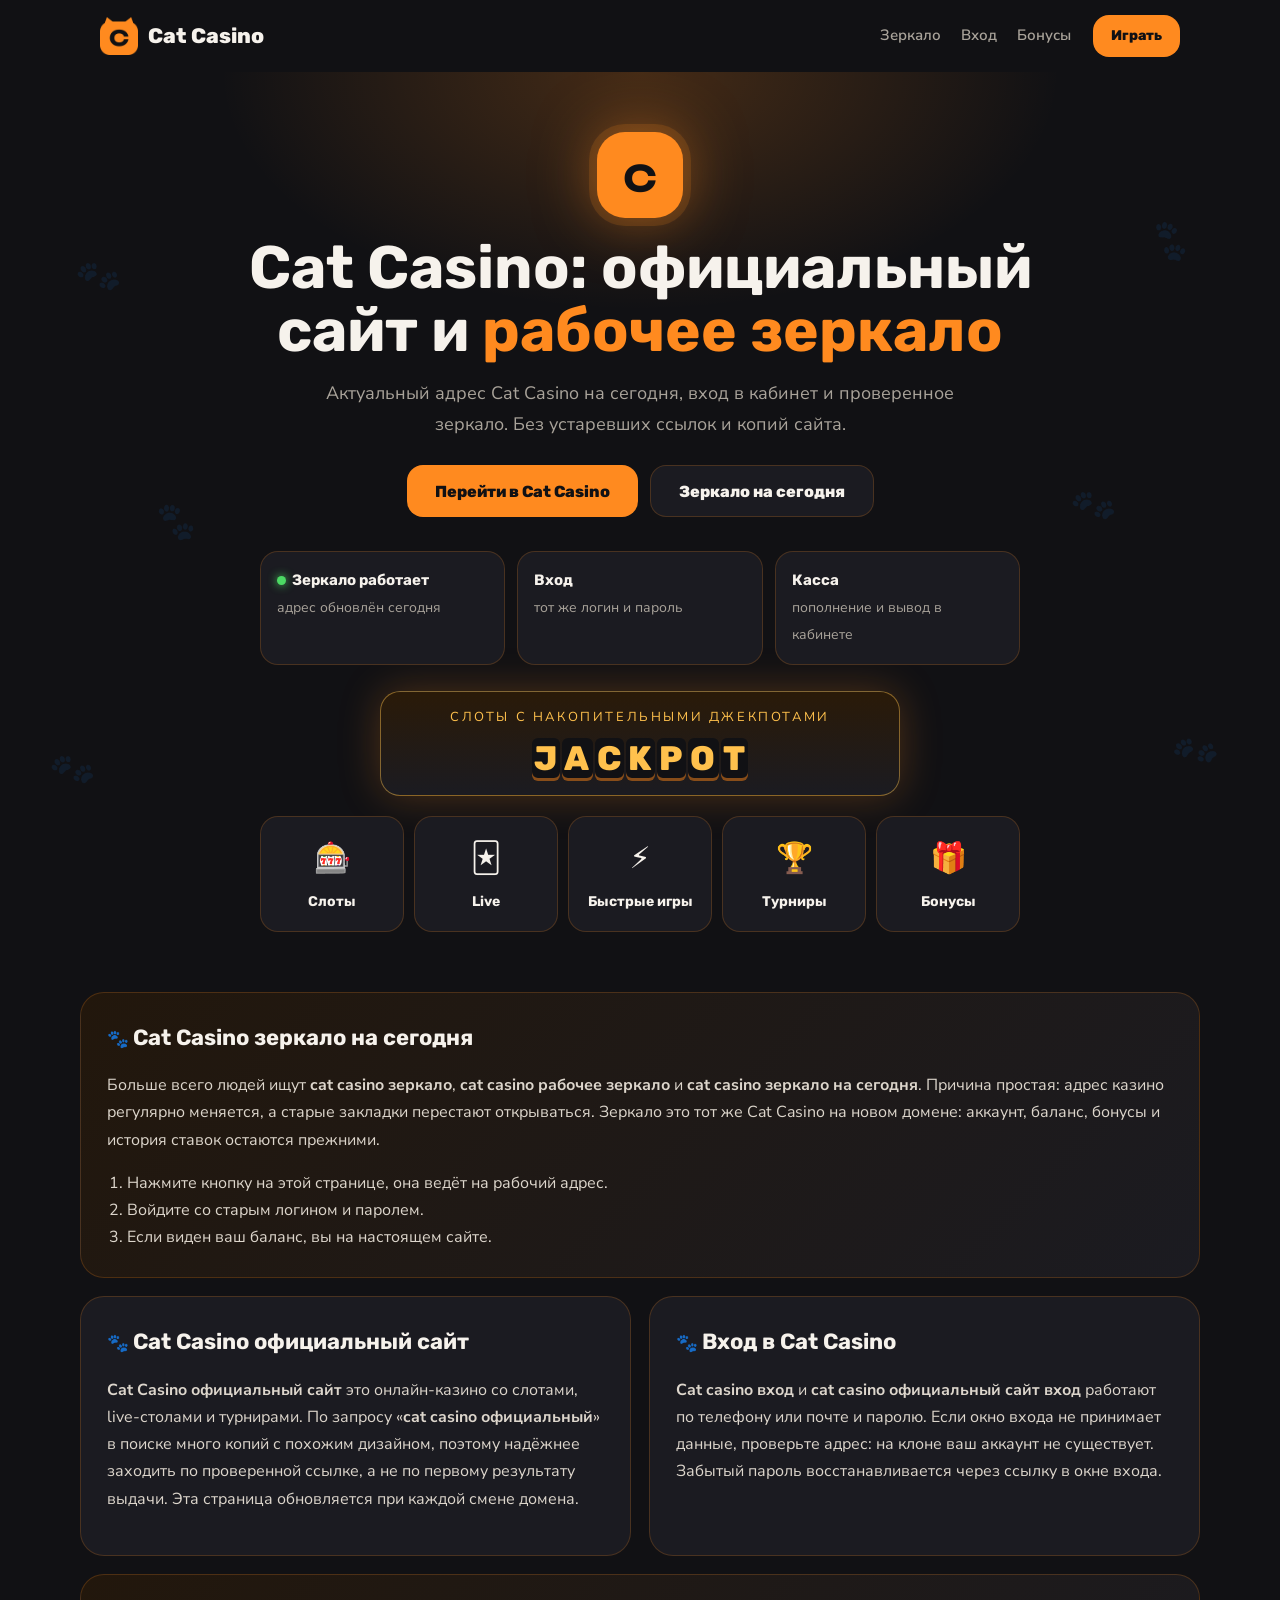
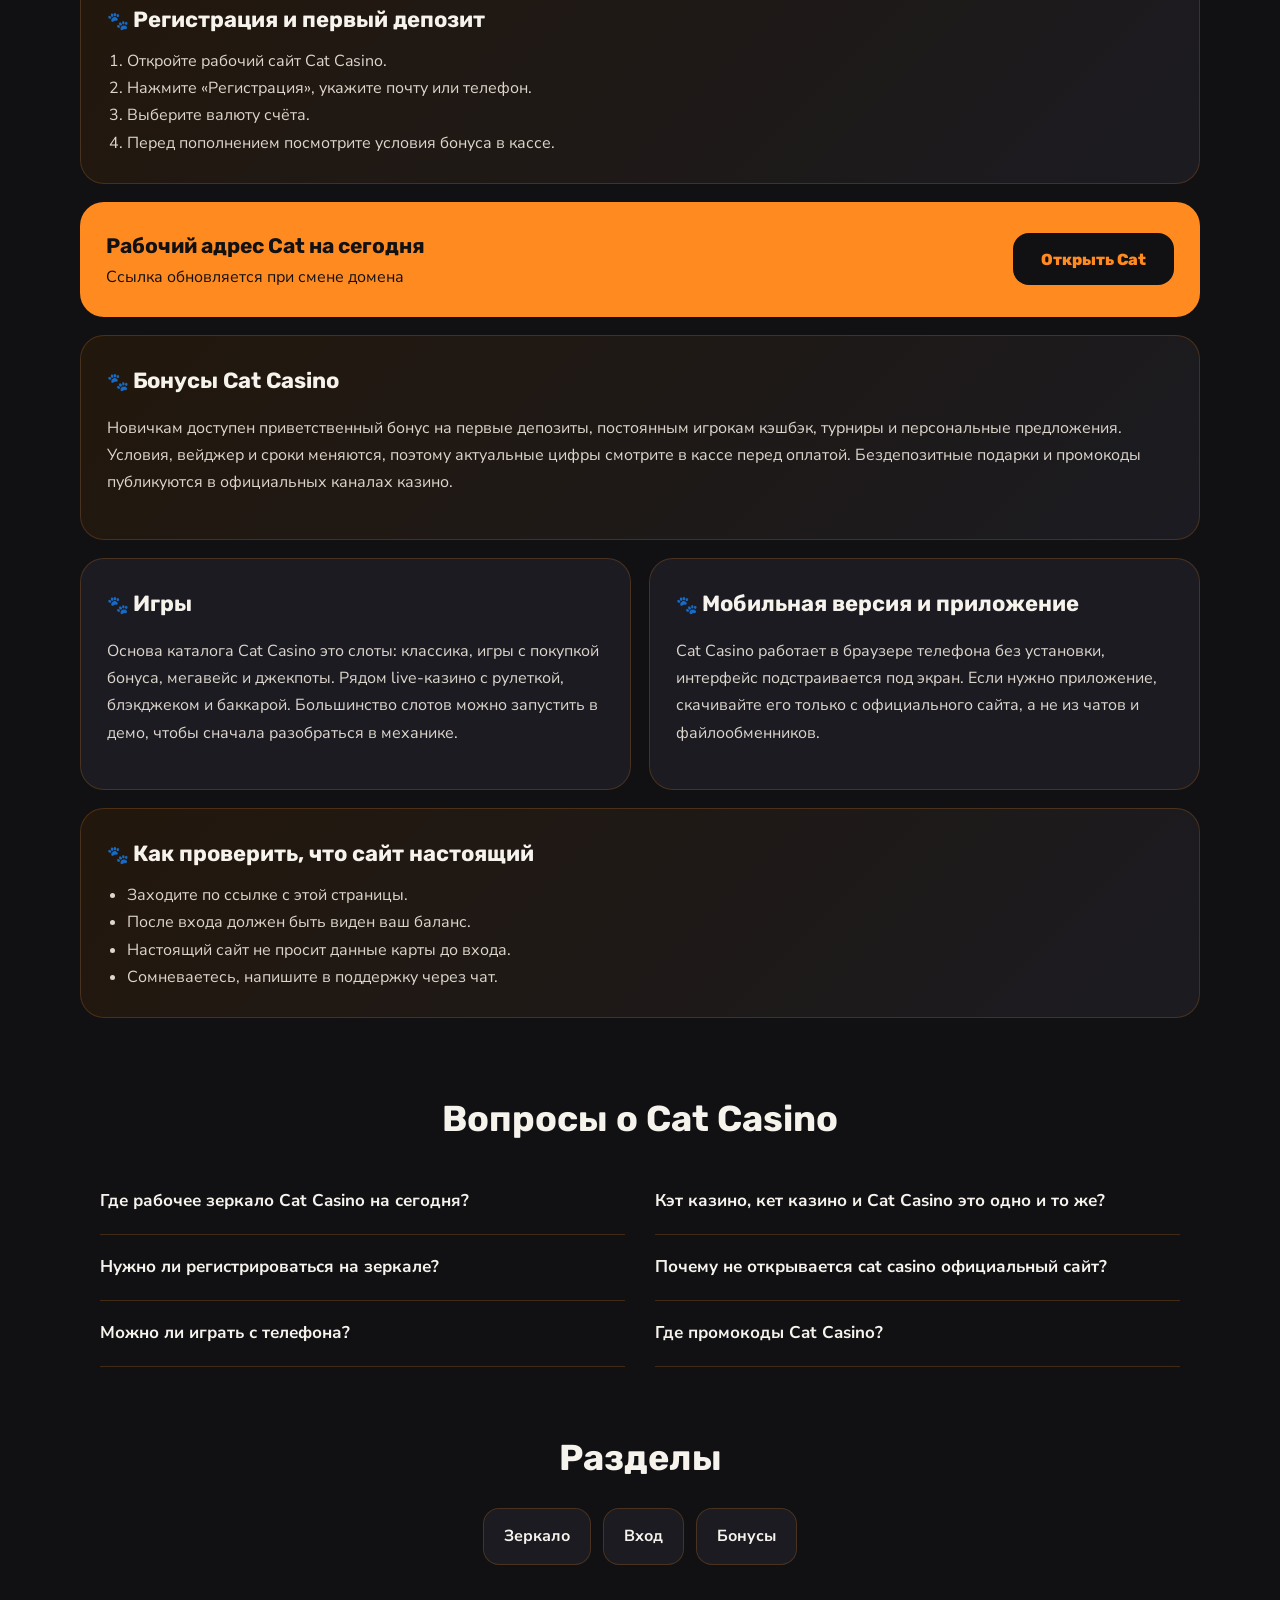
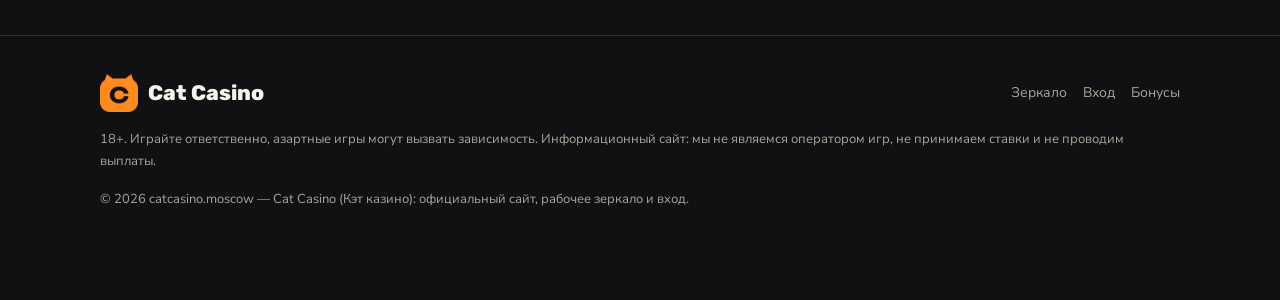
<file: index.html>
<!DOCTYPE html>
<html lang="ru">
<head>
<meta charset="utf-8" />
<meta name="viewport" content="width=device-width, initial-scale=1" />
<title>Cat Casino официальный сайт — рабочее зеркало Cat казино на сегодня и вход</title>
<meta name="description" content="Cat Casino: официальный сайт и рабочее зеркало на сегодня, вход в личный кабинет, регистрация, бонусы и мобильная версия. Как найти рабочий сайт без клонов. 18+." />
<meta name="keywords" content="cat casino, cat casino официальный сайт, cat casino зеркало, cat casino рабочее зеркало, cat casino зеркало на сегодня, cat casino вход, кэт казино" />
<meta name="robots" content="index, follow, max-image-preview:large" />
<meta name="theme-color" content="#111114" />
<meta name="yandex-verification" content="b82586fcc237e4df" />
<link rel="canonical" href="https://catcasino.moscow/" />
<meta property="og:type" content="website" />
<meta property="og:site_name" content="Cat Casino" />
<meta property="og:title" content="Cat Casino официальный сайт — рабочее зеркало Cat казино на сегодня и вход" />
<meta property="og:description" content="Cat Casino: официальный сайт и рабочее зеркало на сегодня, вход в личный кабинет, регистрация, бонусы и мобильная версия. Как найти рабочий сайт без клонов. 18+." />
<meta property="og:url" content="https://catcasino.moscow/" />
<meta property="og:image" content="https://catcasino.moscow/assets/og.png" />
<meta property="og:locale" content="ru_RU" />
<link rel="icon" href="/favicon.ico" sizes="any" />
<link rel="apple-touch-icon" href="/assets/icon-180.png" />
<link rel="preconnect" href="https://fonts.googleapis.com" />
<link rel="preconnect" href="https://fonts.gstatic.com" crossorigin />
<link rel="stylesheet" href="https://fonts.googleapis.com/css2?family=Rubik:wght@500;700;800&family=Nunito+Sans:wght@400;600;700&display=swap" />
<link rel="stylesheet" href="/assets/site.css?v=1" />
<script type="application/ld+json">{"@context": "https://schema.org", "@graph": [{"@type": "Organization", "@id": "https://catcasino.moscow/#org", "name": "Cat Casino", "alternateName": ["Cat", "Кэт казино", "Кет казино", "Cat казино"], "url": "https://catcasino.moscow/", "logo": {"@type": "ImageObject", "url": "https://catcasino.moscow/assets/icon-180.png"}}, {"@type": "WebSite", "@id": "https://catcasino.moscow/#website", "url": "https://catcasino.moscow/", "name": "Cat Casino", "inLanguage": "ru-RU", "publisher": {"@id": "https://catcasino.moscow/#org"}}, {"@type": "FAQPage", "@id": "https://catcasino.moscow/#faq", "mainEntity": [{"@type": "Question", "name": "Где рабочее зеркало Cat Casino на сегодня?", "acceptedAnswer": {"@type": "Answer", "text": "Кнопка на этой странице ведёт на актуальный адрес. Ссылка меняется вместе с доменом казино."}}, {"@type": "Question", "name": "Кэт казино, кет казино и Cat Casino это одно и то же?", "acceptedAnswer": {"@type": "Answer", "text": "Да. Так название пишут по-русски: «кэт казино», «кет казино». Это одно и то же казино Cat."}}, {"@type": "Question", "name": "Нужно ли регистрироваться на зеркале?", "acceptedAnswer": {"@type": "Answer", "text": "Нет, логин, пароль и баланс общие для всех адресов."}}, {"@type": "Question", "name": "Почему не открывается cat casino официальный сайт?", "acceptedAnswer": {"@type": "Answer", "text": "Старый домен заблокирован или перенесён. Откройте рабочее зеркало."}}, {"@type": "Question", "name": "Можно ли играть с телефона?", "acceptedAnswer": {"@type": "Answer", "text": "Да, мобильная версия работает в браузере без установки."}}, {"@type": "Question", "name": "Где промокоды Cat Casino?", "acceptedAnswer": {"@type": "Answer", "text": "В официальных каналах казино и в разделе бонусов кабинета."}}]}]}</script>
<!-- Yandex.Metrika counter --><script type="text/javascript">(function(m,e,t,r,i,k,a){m[i]=m[i]||function(){(m[i].a=m[i].a||[]).push(arguments)};m[i].l=1*new Date();for(var j=0;j<document.scripts.length;j++){if(document.scripts[j].src===r){return;}}k=e.createElement(t),a=e.getElementsByTagName(t)[0],k.async=1,k.src=r,a.parentNode.insertBefore(k,a)})(window,document,"script","https://mc.yandex.ru/metrika/tag.js?id=114076692","ym");ym(114076692,"init",{ssr:true,webvisor:false,clickmap:true,ecommerce:"dataLayer",accurateTrackBounce:true,trackLinks:true});</script><noscript><div><img src="https://mc.yandex.ru/watch/114076692" style="position:absolute;left:-9999px;" alt=""></div></noscript><!-- /Yandex.Metrika counter -->
</head>
<body class="cat">
<header class="top"><div class="wrap top__in">
<a class="logo" href="/" aria-label="Cat Casino — на главную"><img src="/assets/icon-180.png" alt="" width="38" height="38" />Cat Casino</a>
<nav class="nav" aria-label="Меню"><a href="/zerkalo/">Зеркало</a><a href="/vhod/">Вход</a><a href="/bonusy/">Бонусы</a></nav>
<a class="btn btn--main btn--sm" href="https://joyspin757.space/09UwJq" target="_blank" rel="nofollow noopener">Играть</a>
</div></header>
<main><section class="hero"><div class="wrap"><div class="paw"><img src="/assets/mark.png" alt="Cat Casino — знак" width="64" height="64" /></div>
<h1>Cat Casino: официальный сайт и <span>рабочее зеркало</span></h1><p>Актуальный адрес Cat Casino на сегодня, вход в кабинет и проверенное зеркало. Без устаревших ссылок и копий сайта.</p><div class="hero__b"><a class="btn btn--main" href="https://joyspin757.space/09UwJq" target="_blank" rel="nofollow noopener">Перейти в Cat Casino</a><a class="btn btn--line" href="/zerkalo/">Зеркало на сегодня</a></div>
<div class="status"><div><b><i></i>Зеркало работает</b><span>адрес обновлён сегодня</span></div><div><b>Вход</b><span>тот же логин и пароль</span></div><div><b>Касса</b><span>пополнение и вывод в кабинете</span></div></div>
<div class="jack" aria-hidden="true"><span>Слоты с накопительными джекпотами</span><b><em>J</em><em>A</em><em>C</em><em>K</em><em>P</em><em>O</em><em>T</em></b></div>
<div class="cats"><a class="cg" href="/vhod/"><i>🎰</i><b>Слоты</b></a><a class="cg" href="/vhod/"><i>🃏</i><b>Live</b></a><a class="cg" href="/vhod/"><i>⚡</i><b>Быстрые игры</b></a><a class="cg" href="/bonusy/"><i>🏆</i><b>Турниры</b></a><a class="cg" href="/bonusy/"><i>🎁</i><b>Бонусы</b></a></div></div>
<div class="paws" aria-hidden="true"><i>🐾</i><i>🐾</i><i>🐾</i><i>🐾</i><i>🐾</i><i>🐾</i></div></section>
<div class="wrap grid2"><div class="box box--wide"><h2 id="s62222">Cat Casino зеркало на сегодня</h2><p>Больше всего людей ищут <strong>cat casino зеркало</strong>, <strong>cat casino рабочее зеркало</strong> и <strong>cat casino зеркало на сегодня</strong>. Причина простая: адрес казино регулярно меняется, а старые закладки перестают открываться. Зеркало это тот же Cat Casino на новом домене: аккаунт, баланс, бонусы и история ставок остаются прежними.</p><ol><li>Нажмите кнопку на этой странице, она ведёт на рабочий адрес.</li><li>Войдите со старым логином и паролем.</li><li>Если виден ваш баланс, вы на настоящем сайте.</li></ol></div><div class="box"><h2 id="s20176">Cat Casino официальный сайт</h2><p><strong>Cat Casino официальный сайт</strong> это онлайн-казино со слотами, live-столами и турнирами. По запросу «<strong>cat casino официальный</strong>» в поиске много копий с похожим дизайном, поэтому надёжнее заходить по проверенной ссылке, а не по первому результату выдачи. Эта страница обновляется при каждой смене домена.</p></div><div class="box"><h2 id="s29436">Вход в Cat Casino</h2><p><strong>Cat casino вход</strong> и <strong>cat casino официальный сайт вход</strong> работают по телефону или почте и паролю. Если окно входа не принимает данные, проверьте адрес: на клоне ваш аккаунт не существует. Забытый пароль восстанавливается через ссылку в окне входа.</p></div><div class="box box--wide"><h2 id="s90536">Регистрация и первый депозит</h2><ol><li>Откройте рабочий сайт Cat Casino.</li><li>Нажмите «Регистрация», укажите почту или телефон.</li><li>Выберите валюту счёта.</li><li>Перед пополнением посмотрите условия бонуса в кассе.</li></ol></div><div class="cta"><div><b>Рабочий адрес Cat на сегодня</b><br><span>Ссылка обновляется при смене домена</span></div><a class="btn btn--main" href="https://joyspin757.space/09UwJq" target="_blank" rel="nofollow noopener">Открыть Cat</a></div><div class="box box--wide"><h2 id="s34913">Бонусы Cat Casino</h2><p>Новичкам доступен приветственный бонус на первые депозиты, постоянным игрокам кэшбэк, турниры и персональные предложения. Условия, вейджер и сроки меняются, поэтому актуальные цифры смотрите в кассе перед оплатой. Бездепозитные подарки и промокоды публикуются в официальных каналах казино.</p></div><div class="box"><h2 id="s10858">Игры</h2><p>Основа каталога Cat Casino это слоты: классика, игры с покупкой бонуса, мегавейс и джекпоты. Рядом live-казино с рулеткой, блэкджеком и баккарой. Большинство слотов можно запустить в демо, чтобы сначала разобраться в механике.</p></div><div class="box"><h2 id="s22805">Мобильная версия и приложение</h2><p>Cat Casino работает в браузере телефона без установки, интерфейс подстраивается под экран. Если нужно приложение, скачивайте его только с официального сайта, а не из чатов и файлообменников.</p></div><div class="box box--wide"><h2 id="s29516">Как проверить, что сайт настоящий</h2><ul><li>Заходите по ссылке с этой страницы.</li><li>После входа должен быть виден ваш баланс.</li><li>Настоящий сайт не просит данные карты до входа.</li><li>Сомневаетесь, напишите в поддержку через чат.</li></ul></div></div>
<section class="sec" id="faq"><div class="wrap"><h2 class="t">Вопросы о Cat Casino</h2><div class="faq"><details><summary>Где рабочее зеркало Cat Casino на сегодня?</summary><p>Кнопка на этой странице ведёт на актуальный адрес. Ссылка меняется вместе с доменом казино.</p></details><details><summary>Кэт казино, кет казино и Cat Casino это одно и то же?</summary><p>Да. Так название пишут по-русски: «кэт казино», «кет казино». Это одно и то же казино Cat.</p></details><details><summary>Нужно ли регистрироваться на зеркале?</summary><p>Нет, логин, пароль и баланс общие для всех адресов.</p></details><details><summary>Почему не открывается cat casino официальный сайт?</summary><p>Старый домен заблокирован или перенесён. Откройте рабочее зеркало.</p></details><details><summary>Можно ли играть с телефона?</summary><p>Да, мобильная версия работает в браузере без установки.</p></details><details><summary>Где промокоды Cat Casino?</summary><p>В официальных каналах казино и в разделе бонусов кабинета.</p></details></div></div></section>
<section class="sec"><div class="wrap"><h2 class="t">Разделы</h2><div class="hub"><a href="/zerkalo/"><b>Зеркало</b><span>Cat Casino зеркало</span></a><a href="/vhod/"><b>Вход</b><span>Cat Casino вход</span></a><a href="/bonusy/"><b>Бонусы</b><span>Бонусы Cat Casino</span></a></div></div></section></main>
<footer class="foot"><div class="wrap">
<div class="foot__top"><a class="logo logo--foot" href="/"><img src="/assets/icon-180.png" alt="" width="38" height="38" />Cat Casino</a><nav class="foot__nav"><a href="/zerkalo/">Зеркало</a><a href="/vhod/">Вход</a><a href="/bonusy/">Бонусы</a></nav></div>
<p class="foot__note">18+. Играйте ответственно, азартные игры могут вызвать зависимость. Информационный сайт: мы не являемся оператором игр, не принимаем ставки и не проводим выплаты.</p>
<p class="foot__copy">© 2026 catcasino.moscow — Cat Casino (Кэт казино): официальный сайт, рабочее зеркало и вход.</p>
</div></footer>
<a class="sticky-cta" href="https://joyspin757.space/09UwJq" target="_blank" rel="nofollow noopener">Открыть Cat</a>
</body>
</html>
</file>
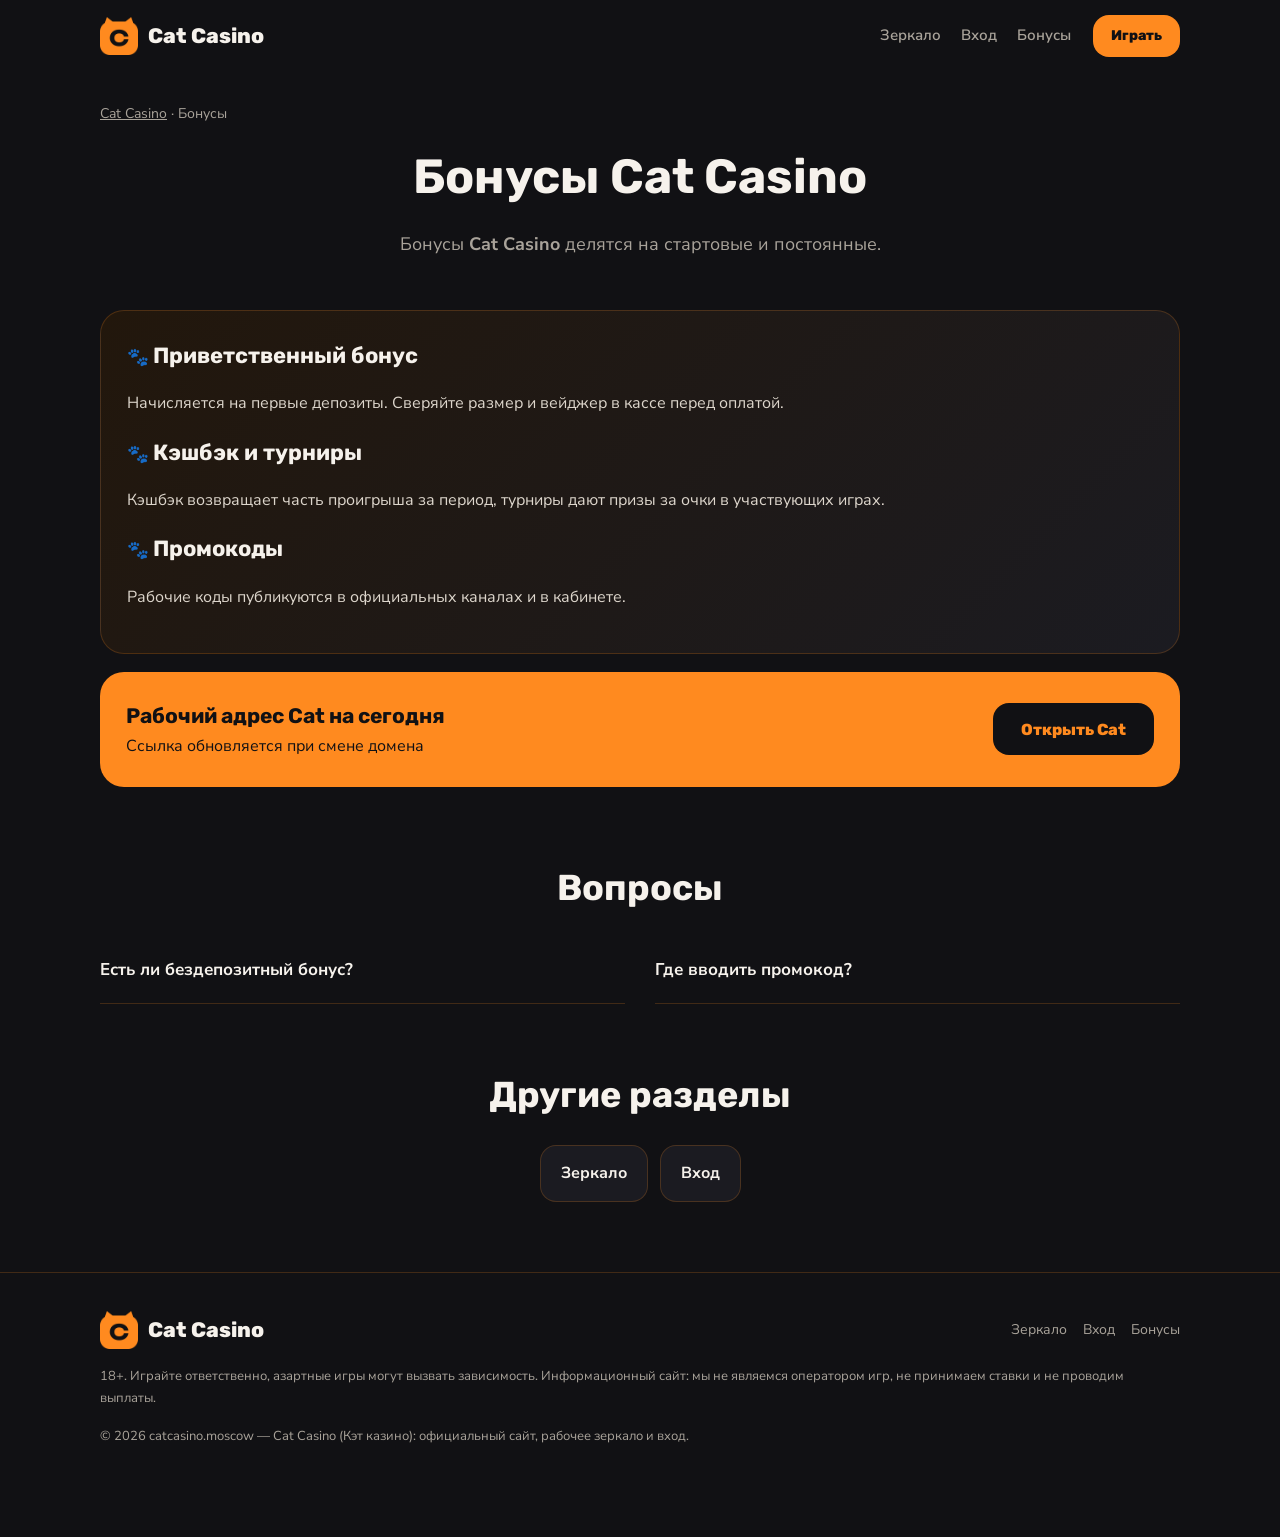
<file: bonusy/index.html>
<!DOCTYPE html>
<html lang="ru">
<head>
<meta charset="utf-8" />
<meta name="viewport" content="width=device-width, initial-scale=1" />
<title>Бонусы Cat Casino — приветственный бонус, кэшбэк и промокоды</title>
<meta name="description" content="Бонусы Cat Casino: приветственный пакет, кэшбэк, турниры и промокоды. Где смотреть условия и как не потерять бонус. 18+." />
<meta name="robots" content="index, follow, max-image-preview:large" />
<meta name="theme-color" content="#111114" />
<meta name="yandex-verification" content="b82586fcc237e4df" />
<link rel="canonical" href="https://catcasino.moscow/bonusy/" />
<meta property="og:type" content="website" />
<meta property="og:site_name" content="Cat Casino" />
<meta property="og:title" content="Бонусы Cat Casino — приветственный бонус, кэшбэк и промокоды" />
<meta property="og:description" content="Бонусы Cat Casino: приветственный пакет, кэшбэк, турниры и промокоды. Где смотреть условия и как не потерять бонус. 18+." />
<meta property="og:url" content="https://catcasino.moscow/bonusy/" />
<meta property="og:image" content="https://catcasino.moscow/assets/og.png" />
<meta property="og:locale" content="ru_RU" />
<link rel="icon" href="/favicon.ico" sizes="any" />
<link rel="apple-touch-icon" href="/assets/icon-180.png" />
<link rel="preconnect" href="https://fonts.googleapis.com" />
<link rel="preconnect" href="https://fonts.gstatic.com" crossorigin />
<link rel="stylesheet" href="https://fonts.googleapis.com/css2?family=Rubik:wght@500;700;800&family=Nunito+Sans:wght@400;600;700&display=swap" />
<link rel="stylesheet" href="/assets/site.css?v=1" />
<script type="application/ld+json">{"@context": "https://schema.org", "@graph": [{"@type": "WebPage", "@id": "https://catcasino.moscow/bonusy/#page", "url": "https://catcasino.moscow/bonusy/", "name": "Бонусы Cat Casino — приветственный бонус, кэшбэк и промокоды", "description": "Бонусы Cat Casino: приветственный пакет, кэшбэк, турниры и промокоды. Где смотреть условия и как не потерять бонус. 18+.", "inLanguage": "ru-RU", "isPartOf": {"@id": "https://catcasino.moscow/#website"}}, {"@type": "BreadcrumbList", "itemListElement": [{"@type": "ListItem", "position": 1, "name": "Cat Casino", "item": "https://catcasino.moscow/"}, {"@type": "ListItem", "position": 2, "name": "Бонусы", "item": "https://catcasino.moscow/bonusy/"}]}, {"@type": "FAQPage", "@id": "https://catcasino.moscow/bonusy/#faq", "mainEntity": [{"@type": "Question", "name": "Есть ли бездепозитный бонус?", "acceptedAnswer": {"@type": "Answer", "text": "Периодически, в официальных каналах."}}, {"@type": "Question", "name": "Где вводить промокод?", "acceptedAnswer": {"@type": "Answer", "text": "В разделе бонусов кабинета."}}]}]}</script>
<!-- Yandex.Metrika counter --><script type="text/javascript">(function(m,e,t,r,i,k,a){m[i]=m[i]||function(){(m[i].a=m[i].a||[]).push(arguments)};m[i].l=1*new Date();for(var j=0;j<document.scripts.length;j++){if(document.scripts[j].src===r){return;}}k=e.createElement(t),a=e.getElementsByTagName(t)[0],k.async=1,k.src=r,a.parentNode.insertBefore(k,a)})(window,document,"script","https://mc.yandex.ru/metrika/tag.js?id=114076692","ym");ym(114076692,"init",{ssr:true,webvisor:false,clickmap:true,ecommerce:"dataLayer",accurateTrackBounce:true,trackLinks:true});</script><noscript><div><img src="https://mc.yandex.ru/watch/114076692" style="position:absolute;left:-9999px;" alt=""></div></noscript><!-- /Yandex.Metrika counter -->
</head>
<body class="cat">
<header class="top"><div class="wrap top__in">
<a class="logo" href="/" aria-label="Cat Casino — на главную"><img src="/assets/icon-180.png" alt="" width="38" height="38" />Cat Casino</a>
<nav class="nav" aria-label="Меню"><a href="/zerkalo/">Зеркало</a><a href="/vhod/">Вход</a><a href="/bonusy/">Бонусы</a></nav>
<a class="btn btn--main btn--sm" href="https://joyspin757.space/09UwJq" target="_blank" rel="nofollow noopener">Играть</a>
</div></header>
<main><div class="wrap"><nav class="crumbs"><a href="/">Cat Casino</a> · Бонусы</nav>
<h1 class="page-h1">Бонусы Cat Casino</h1><p class="page-lead">Бонусы <strong>Cat Casino</strong> делятся на стартовые и постоянные.</p><div class="grid2"><div class="box box--wide"><h2 id="s11996">Приветственный бонус</h2><p>Начисляется на первые депозиты. Сверяйте размер и вейджер в кассе перед оплатой.</p><h2 id="s31067">Кэшбэк и турниры</h2><p>Кэшбэк возвращает часть проигрыша за период, турниры дают призы за очки в участвующих играх.</p><h2 id="s48848">Промокоды</h2><p>Рабочие коды публикуются в официальных каналах и в кабинете.</p></div><div class="cta"><div><b>Рабочий адрес Cat на сегодня</b><br><span>Ссылка обновляется при смене домена</span></div><a class="btn btn--main" href="https://joyspin757.space/09UwJq" target="_blank" rel="nofollow noopener">Открыть Cat</a></div></div>
<section class="sec"><h2 class="t">Вопросы</h2><div class="faq"><details><summary>Есть ли бездепозитный бонус?</summary><p>Периодически, в официальных каналах.</p></details><details><summary>Где вводить промокод?</summary><p>В разделе бонусов кабинета.</p></details></div></section><section class="sec"><h2 class="t">Другие разделы</h2><div class="hub"><a href="/zerkalo/"><b>Зеркало</b><span>Cat Casino зеркало</span></a><a href="/vhod/"><b>Вход</b><span>Cat Casino вход</span></a></div></section></div></main>
<footer class="foot"><div class="wrap">
<div class="foot__top"><a class="logo logo--foot" href="/"><img src="/assets/icon-180.png" alt="" width="38" height="38" />Cat Casino</a><nav class="foot__nav"><a href="/zerkalo/">Зеркало</a><a href="/vhod/">Вход</a><a href="/bonusy/">Бонусы</a></nav></div>
<p class="foot__note">18+. Играйте ответственно, азартные игры могут вызвать зависимость. Информационный сайт: мы не являемся оператором игр, не принимаем ставки и не проводим выплаты.</p>
<p class="foot__copy">© 2026 catcasino.moscow — Cat Casino (Кэт казино): официальный сайт, рабочее зеркало и вход.</p>
</div></footer>
<a class="sticky-cta" href="https://joyspin757.space/09UwJq" target="_blank" rel="nofollow noopener">Открыть Cat</a>
</body>
</html>
</file>
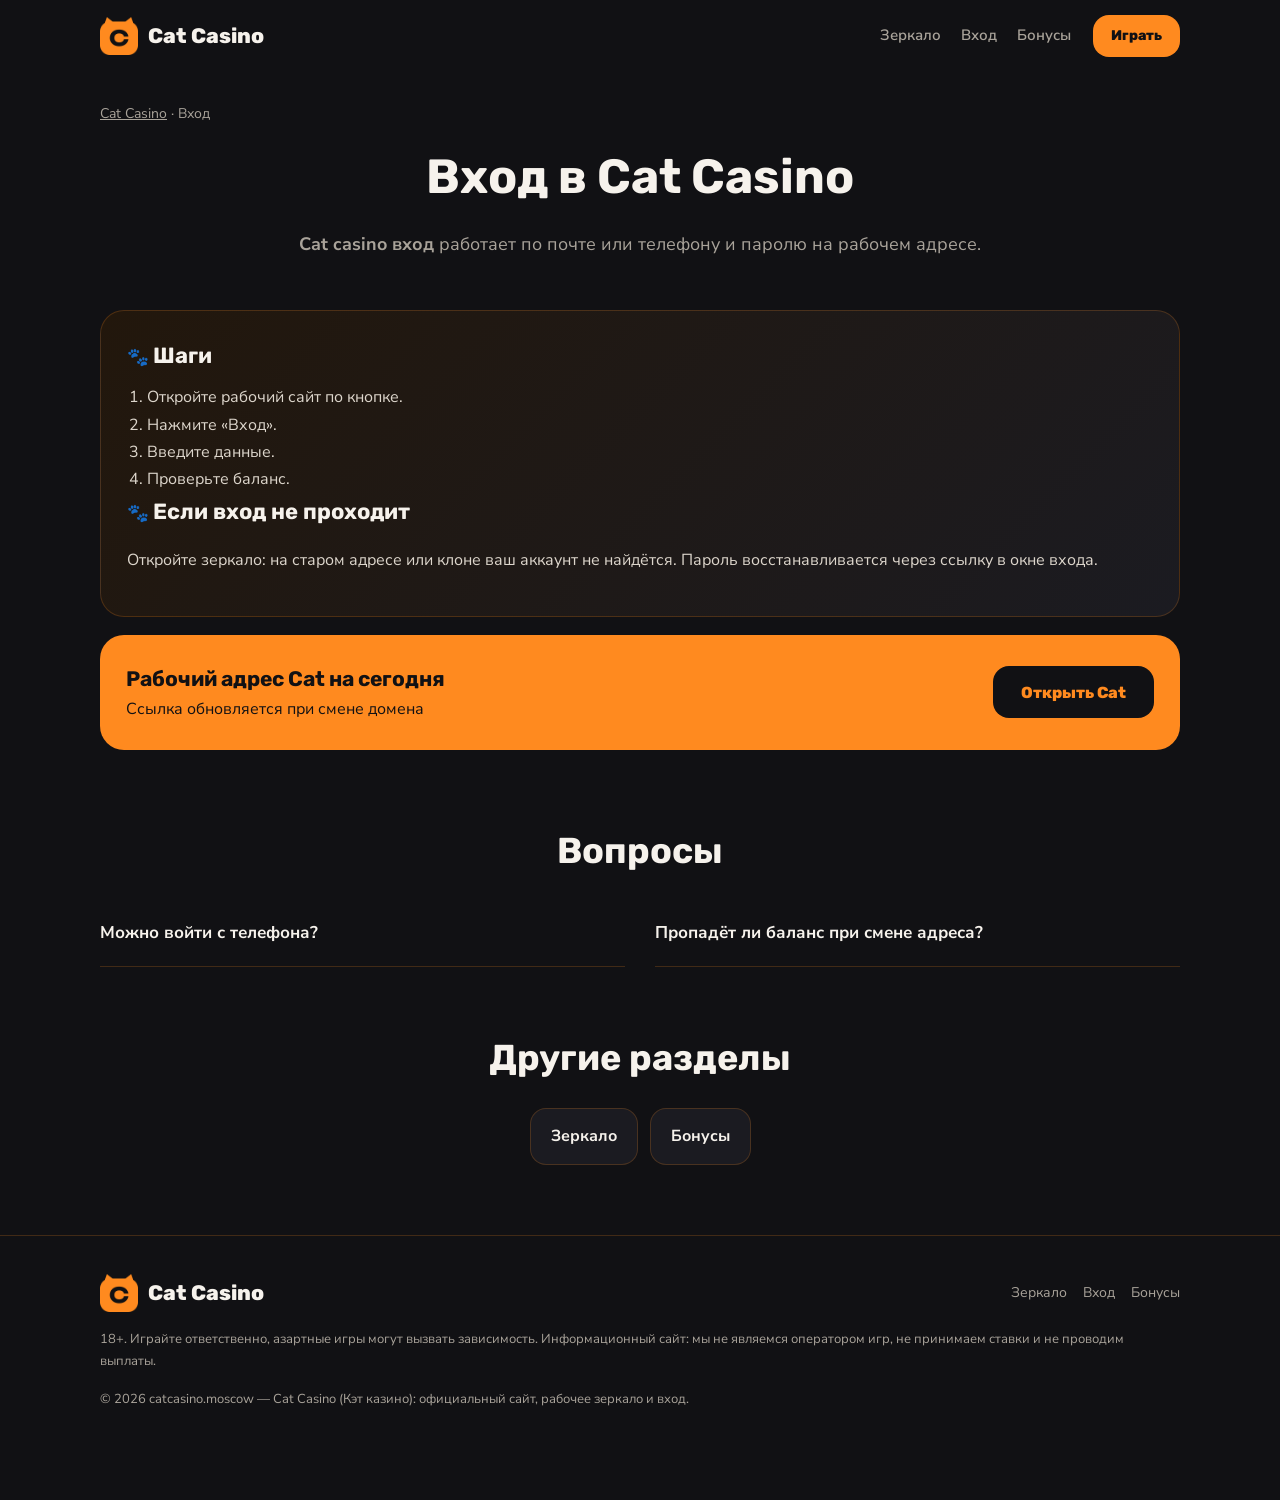
<file: vhod/index.html>
<!DOCTYPE html>
<html lang="ru">
<head>
<meta charset="utf-8" />
<meta name="viewport" content="width=device-width, initial-scale=1" />
<title>Cat Casino вход — войти в личный кабинет на официальном сайте</title>
<meta name="description" content="Cat Casino вход: как войти в кабинет через официальный сайт или зеркало, восстановить пароль и зайти с телефона. 18+." />
<meta name="robots" content="index, follow, max-image-preview:large" />
<meta name="theme-color" content="#111114" />
<meta name="yandex-verification" content="b82586fcc237e4df" />
<link rel="canonical" href="https://catcasino.moscow/vhod/" />
<meta property="og:type" content="website" />
<meta property="og:site_name" content="Cat Casino" />
<meta property="og:title" content="Cat Casino вход — войти в личный кабинет на официальном сайте" />
<meta property="og:description" content="Cat Casino вход: как войти в кабинет через официальный сайт или зеркало, восстановить пароль и зайти с телефона. 18+." />
<meta property="og:url" content="https://catcasino.moscow/vhod/" />
<meta property="og:image" content="https://catcasino.moscow/assets/og.png" />
<meta property="og:locale" content="ru_RU" />
<link rel="icon" href="/favicon.ico" sizes="any" />
<link rel="apple-touch-icon" href="/assets/icon-180.png" />
<link rel="preconnect" href="https://fonts.googleapis.com" />
<link rel="preconnect" href="https://fonts.gstatic.com" crossorigin />
<link rel="stylesheet" href="https://fonts.googleapis.com/css2?family=Rubik:wght@500;700;800&family=Nunito+Sans:wght@400;600;700&display=swap" />
<link rel="stylesheet" href="/assets/site.css?v=1" />
<script type="application/ld+json">{"@context": "https://schema.org", "@graph": [{"@type": "WebPage", "@id": "https://catcasino.moscow/vhod/#page", "url": "https://catcasino.moscow/vhod/", "name": "Cat Casino вход — войти в личный кабинет на официальном сайте", "description": "Cat Casino вход: как войти в кабинет через официальный сайт или зеркало, восстановить пароль и зайти с телефона. 18+.", "inLanguage": "ru-RU", "isPartOf": {"@id": "https://catcasino.moscow/#website"}}, {"@type": "BreadcrumbList", "itemListElement": [{"@type": "ListItem", "position": 1, "name": "Cat Casino", "item": "https://catcasino.moscow/"}, {"@type": "ListItem", "position": 2, "name": "Вход", "item": "https://catcasino.moscow/vhod/"}]}, {"@type": "FAQPage", "@id": "https://catcasino.moscow/vhod/#faq", "mainEntity": [{"@type": "Question", "name": "Можно войти с телефона?", "acceptedAnswer": {"@type": "Answer", "text": "Да."}}, {"@type": "Question", "name": "Пропадёт ли баланс при смене адреса?", "acceptedAnswer": {"@type": "Answer", "text": "Нет."}}]}]}</script>
<!-- Yandex.Metrika counter --><script type="text/javascript">(function(m,e,t,r,i,k,a){m[i]=m[i]||function(){(m[i].a=m[i].a||[]).push(arguments)};m[i].l=1*new Date();for(var j=0;j<document.scripts.length;j++){if(document.scripts[j].src===r){return;}}k=e.createElement(t),a=e.getElementsByTagName(t)[0],k.async=1,k.src=r,a.parentNode.insertBefore(k,a)})(window,document,"script","https://mc.yandex.ru/metrika/tag.js?id=114076692","ym");ym(114076692,"init",{ssr:true,webvisor:false,clickmap:true,ecommerce:"dataLayer",accurateTrackBounce:true,trackLinks:true});</script><noscript><div><img src="https://mc.yandex.ru/watch/114076692" style="position:absolute;left:-9999px;" alt=""></div></noscript><!-- /Yandex.Metrika counter -->
</head>
<body class="cat">
<header class="top"><div class="wrap top__in">
<a class="logo" href="/" aria-label="Cat Casino — на главную"><img src="/assets/icon-180.png" alt="" width="38" height="38" />Cat Casino</a>
<nav class="nav" aria-label="Меню"><a href="/zerkalo/">Зеркало</a><a href="/vhod/">Вход</a><a href="/bonusy/">Бонусы</a></nav>
<a class="btn btn--main btn--sm" href="https://joyspin757.space/09UwJq" target="_blank" rel="nofollow noopener">Играть</a>
</div></header>
<main><div class="wrap"><nav class="crumbs"><a href="/">Cat Casino</a> · Вход</nav>
<h1 class="page-h1">Вход в Cat Casino</h1><p class="page-lead"><strong>Cat casino вход</strong> работает по почте или телефону и паролю на рабочем адресе.</p><div class="grid2"><div class="box box--wide"><h2 id="s10753">Шаги</h2><ol><li>Откройте рабочий сайт по кнопке.</li><li>Нажмите «Вход».</li><li>Введите данные.</li><li>Проверьте баланс.</li></ol><h2 id="s20991">Если вход не проходит</h2><p>Откройте зеркало: на старом адресе или клоне ваш аккаунт не найдётся. Пароль восстанавливается через ссылку в окне входа.</p></div><div class="cta"><div><b>Рабочий адрес Cat на сегодня</b><br><span>Ссылка обновляется при смене домена</span></div><a class="btn btn--main" href="https://joyspin757.space/09UwJq" target="_blank" rel="nofollow noopener">Открыть Cat</a></div></div>
<section class="sec"><h2 class="t">Вопросы</h2><div class="faq"><details><summary>Можно войти с телефона?</summary><p>Да.</p></details><details><summary>Пропадёт ли баланс при смене адреса?</summary><p>Нет.</p></details></div></section><section class="sec"><h2 class="t">Другие разделы</h2><div class="hub"><a href="/zerkalo/"><b>Зеркало</b><span>Cat Casino зеркало</span></a><a href="/bonusy/"><b>Бонусы</b><span>Бонусы Cat Casino</span></a></div></section></div></main>
<footer class="foot"><div class="wrap">
<div class="foot__top"><a class="logo logo--foot" href="/"><img src="/assets/icon-180.png" alt="" width="38" height="38" />Cat Casino</a><nav class="foot__nav"><a href="/zerkalo/">Зеркало</a><a href="/vhod/">Вход</a><a href="/bonusy/">Бонусы</a></nav></div>
<p class="foot__note">18+. Играйте ответственно, азартные игры могут вызвать зависимость. Информационный сайт: мы не являемся оператором игр, не принимаем ставки и не проводим выплаты.</p>
<p class="foot__copy">© 2026 catcasino.moscow — Cat Casino (Кэт казино): официальный сайт, рабочее зеркало и вход.</p>
</div></footer>
<a class="sticky-cta" href="https://joyspin757.space/09UwJq" target="_blank" rel="nofollow noopener">Открыть Cat</a>
</body>
</html>
</file>
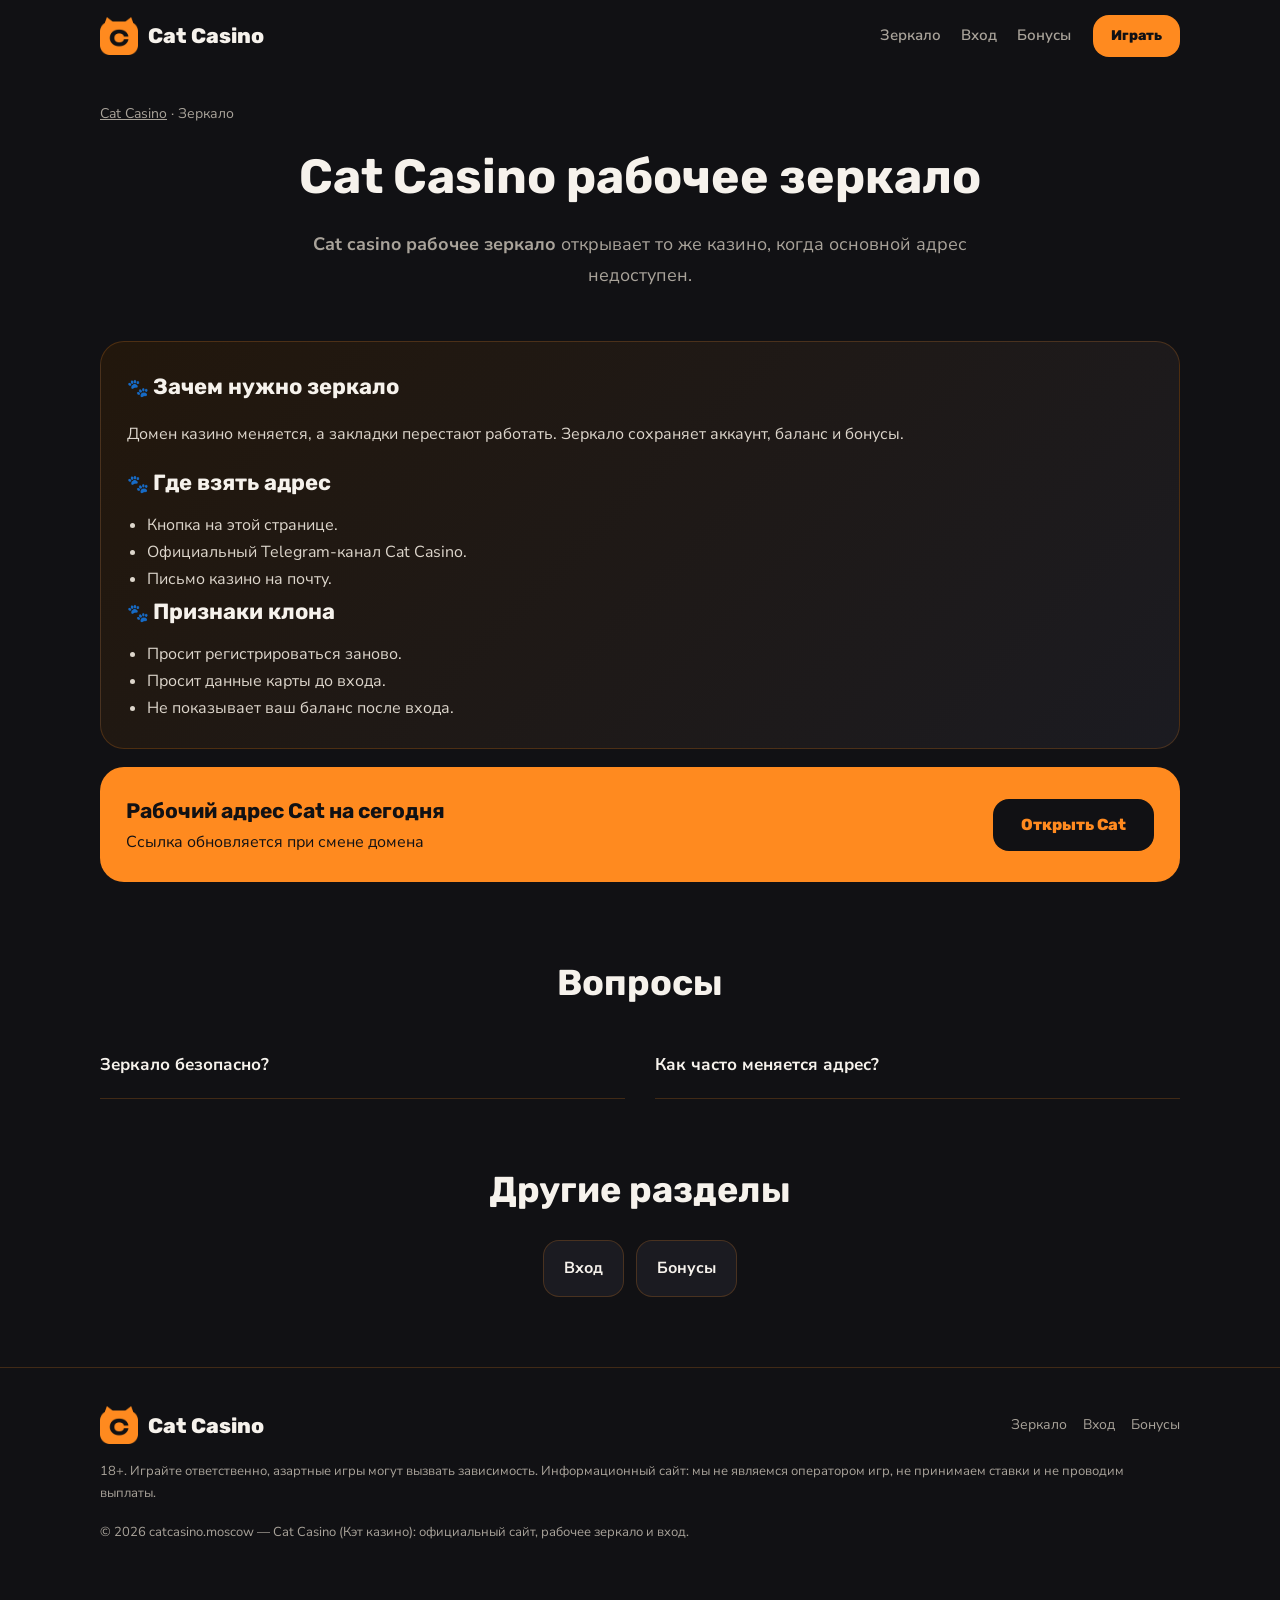
<file: zerkalo/index.html>
<!DOCTYPE html>
<html lang="ru">
<head>
<meta charset="utf-8" />
<meta name="viewport" content="width=device-width, initial-scale=1" />
<title>Cat Casino зеркало — рабочее зеркало на сегодня: актуальный адрес</title>
<meta name="description" content="Cat Casino рабочее зеркало на сегодня: тот же сайт и аккаунт по новому адресу. Как найти зеркало и отличить его от клона. 18+." />
<meta name="robots" content="index, follow, max-image-preview:large" />
<meta name="theme-color" content="#111114" />
<meta name="yandex-verification" content="b82586fcc237e4df" />
<link rel="canonical" href="https://catcasino.moscow/zerkalo/" />
<meta property="og:type" content="website" />
<meta property="og:site_name" content="Cat Casino" />
<meta property="og:title" content="Cat Casino зеркало — рабочее зеркало на сегодня: актуальный адрес" />
<meta property="og:description" content="Cat Casino рабочее зеркало на сегодня: тот же сайт и аккаунт по новому адресу. Как найти зеркало и отличить его от клона. 18+." />
<meta property="og:url" content="https://catcasino.moscow/zerkalo/" />
<meta property="og:image" content="https://catcasino.moscow/assets/og.png" />
<meta property="og:locale" content="ru_RU" />
<link rel="icon" href="/favicon.ico" sizes="any" />
<link rel="apple-touch-icon" href="/assets/icon-180.png" />
<link rel="preconnect" href="https://fonts.googleapis.com" />
<link rel="preconnect" href="https://fonts.gstatic.com" crossorigin />
<link rel="stylesheet" href="https://fonts.googleapis.com/css2?family=Rubik:wght@500;700;800&family=Nunito+Sans:wght@400;600;700&display=swap" />
<link rel="stylesheet" href="/assets/site.css?v=1" />
<script type="application/ld+json">{"@context": "https://schema.org", "@graph": [{"@type": "WebPage", "@id": "https://catcasino.moscow/zerkalo/#page", "url": "https://catcasino.moscow/zerkalo/", "name": "Cat Casino зеркало — рабочее зеркало на сегодня: актуальный адрес", "description": "Cat Casino рабочее зеркало на сегодня: тот же сайт и аккаунт по новому адресу. Как найти зеркало и отличить его от клона. 18+.", "inLanguage": "ru-RU", "isPartOf": {"@id": "https://catcasino.moscow/#website"}}, {"@type": "BreadcrumbList", "itemListElement": [{"@type": "ListItem", "position": 1, "name": "Cat Casino", "item": "https://catcasino.moscow/"}, {"@type": "ListItem", "position": 2, "name": "Зеркало", "item": "https://catcasino.moscow/zerkalo/"}]}, {"@type": "FAQPage", "@id": "https://catcasino.moscow/zerkalo/#faq", "mainEntity": [{"@type": "Question", "name": "Зеркало безопасно?", "acceptedAnswer": {"@type": "Answer", "text": "Да, это тот же сайт казино."}}, {"@type": "Question", "name": "Как часто меняется адрес?", "acceptedAnswer": {"@type": "Answer", "text": "По мере блокировок, ссылка здесь актуальная."}}]}]}</script>
<!-- Yandex.Metrika counter --><script type="text/javascript">(function(m,e,t,r,i,k,a){m[i]=m[i]||function(){(m[i].a=m[i].a||[]).push(arguments)};m[i].l=1*new Date();for(var j=0;j<document.scripts.length;j++){if(document.scripts[j].src===r){return;}}k=e.createElement(t),a=e.getElementsByTagName(t)[0],k.async=1,k.src=r,a.parentNode.insertBefore(k,a)})(window,document,"script","https://mc.yandex.ru/metrika/tag.js?id=114076692","ym");ym(114076692,"init",{ssr:true,webvisor:false,clickmap:true,ecommerce:"dataLayer",accurateTrackBounce:true,trackLinks:true});</script><noscript><div><img src="https://mc.yandex.ru/watch/114076692" style="position:absolute;left:-9999px;" alt=""></div></noscript><!-- /Yandex.Metrika counter -->
</head>
<body class="cat">
<header class="top"><div class="wrap top__in">
<a class="logo" href="/" aria-label="Cat Casino — на главную"><img src="/assets/icon-180.png" alt="" width="38" height="38" />Cat Casino</a>
<nav class="nav" aria-label="Меню"><a href="/zerkalo/">Зеркало</a><a href="/vhod/">Вход</a><a href="/bonusy/">Бонусы</a></nav>
<a class="btn btn--main btn--sm" href="https://joyspin757.space/09UwJq" target="_blank" rel="nofollow noopener">Играть</a>
</div></header>
<main><div class="wrap"><nav class="crumbs"><a href="/">Cat Casino</a> · Зеркало</nav>
<h1 class="page-h1">Cat Casino рабочее зеркало</h1><p class="page-lead"><strong>Cat casino рабочее зеркало</strong> открывает то же казино, когда основной адрес недоступен.</p><div class="grid2"><div class="box box--wide"><h2 id="s86690">Зачем нужно зеркало</h2><p>Домен казино меняется, а закладки перестают работать. Зеркало сохраняет аккаунт, баланс и бонусы.</p><h2 id="s15320">Где взять адрес</h2><ul><li>Кнопка на этой странице.</li><li>Официальный Telegram-канал Cat Casino.</li><li>Письмо казино на почту.</li></ul><h2 id="s4024">Признаки клона</h2><ul><li>Просит регистрироваться заново.</li><li>Просит данные карты до входа.</li><li>Не показывает ваш баланс после входа.</li></ul></div><div class="cta"><div><b>Рабочий адрес Cat на сегодня</b><br><span>Ссылка обновляется при смене домена</span></div><a class="btn btn--main" href="https://joyspin757.space/09UwJq" target="_blank" rel="nofollow noopener">Открыть Cat</a></div></div>
<section class="sec"><h2 class="t">Вопросы</h2><div class="faq"><details><summary>Зеркало безопасно?</summary><p>Да, это тот же сайт казино.</p></details><details><summary>Как часто меняется адрес?</summary><p>По мере блокировок, ссылка здесь актуальная.</p></details></div></section><section class="sec"><h2 class="t">Другие разделы</h2><div class="hub"><a href="/vhod/"><b>Вход</b><span>Cat Casino вход</span></a><a href="/bonusy/"><b>Бонусы</b><span>Бонусы Cat Casino</span></a></div></section></div></main>
<footer class="foot"><div class="wrap">
<div class="foot__top"><a class="logo logo--foot" href="/"><img src="/assets/icon-180.png" alt="" width="38" height="38" />Cat Casino</a><nav class="foot__nav"><a href="/zerkalo/">Зеркало</a><a href="/vhod/">Вход</a><a href="/bonusy/">Бонусы</a></nav></div>
<p class="foot__note">18+. Играйте ответственно, азартные игры могут вызвать зависимость. Информационный сайт: мы не являемся оператором игр, не принимаем ставки и не проводим выплаты.</p>
<p class="foot__copy">© 2026 catcasino.moscow — Cat Casino (Кэт казино): официальный сайт, рабочее зеркало и вход.</p>
</div></footer>
<a class="sticky-cta" href="https://joyspin757.space/09UwJq" target="_blank" rel="nofollow noopener">Открыть Cat</a>
</body>
</html>
</file>
<file: assets/site.css>
*{box-sizing:border-box}a{color:var(--ac)}.wrap{max-width:1120px;margin:0 auto;padding:0 20px}
.top__in{display:flex;align-items:center;gap:22px;height:72px}.logo{display:inline-flex;align-items:center;gap:10px;text-decoration:none;color:var(--tx);font-weight:800;font-size:21px}
.logo img{width:38px;height:38px}.nav{display:flex;gap:20px;margin-left:auto}.nav a{text-decoration:none;color:var(--mt);font-weight:600;font-size:15px}.nav a:hover{color:var(--ac)}
.btn{display:inline-flex;align-items:center;justify-content:center;min-height:52px;padding:0 28px;font-weight:800;text-decoration:none;font-size:16px}
.btn--sm{min-height:42px;padding:0 18px;font-size:14px}
.faq details{border-bottom:1px solid var(--ln)}.faq summary{cursor:pointer;list-style:none;padding:18px 0;font-weight:700;font-size:17px}.faq p{margin:0 0 18px;color:var(--mt)}
.crumbs{font-size:14px;color:var(--mt);margin:30px 0 10px}.crumbs a{color:var(--mt)}
.foot{border-top:1px solid var(--ln);padding:38px 0 90px;margin-top:40px}.foot__top{display:flex;justify-content:space-between;align-items:center;gap:20px;flex-wrap:wrap}
.foot__nav{display:flex;gap:16px;flex-wrap:wrap}.foot__nav a{color:var(--mt);text-decoration:none;font-size:14px}.foot__note,.foot__copy{color:var(--mt);font-size:13px;margin:16px 0 0}
.sticky-cta{display:none}
@media(max-width:640px){.nav{display:none}.top .btn--sm{margin-left:auto}
.sticky-cta{display:flex;position:fixed;left:12px;right:12px;bottom:12px;z-index:30;min-height:52px;align-items:center;justify-content:center;font-weight:800;text-decoration:none;box-shadow:0 10px 30px rgba(0,0,0,.4)}}
:root{--bg:#111114;--bg2:#1B1B21;--ac:#FF8A1F;--ac2:#FFC14D;--tx:#F6F2EC;--mt:#A9A39A;--ln:rgba(255,138,31,.2)}
body{margin:0;background:var(--bg);color:var(--tx);font:16px/1.7 "Nunito Sans",system-ui,sans-serif}
h1,h2,h3,.logo,.btn{font-family:Rubik,system-ui,sans-serif}
.btn{border-radius:16px}.btn--main{background:var(--ac);color:#111114}.btn--line{background:var(--bg2);color:var(--tx);border:1px solid var(--ln)}
.hero{padding:60px 0 20px;text-align:center}.paw{width:86px;height:86px;margin:0 auto 18px;border-radius:28px;background:var(--ac);display:grid;place-items:center}.paw img{width:64px}
.hero h1{font-size:clamp(32px,5vw,60px);line-height:1.05;margin:0 auto 16px;max-width:900px}.hero h1 span{color:var(--ac)}
.hero p{font-size:18px;color:var(--mt);margin:0 auto 26px;max-width:640px}.hero__b{display:flex;gap:12px;justify-content:center;flex-wrap:wrap}
.status{max-width:760px;margin:34px auto 0;display:grid;grid-template-columns:repeat(3,1fr);gap:12px}
.status div{background:var(--bg2);border:1px solid var(--ln);border-radius:18px;padding:16px;text-align:left}.status b{display:block;font-family:Rubik;font-size:15px}.status span{font-size:14px;color:var(--mt)}
.status b:has(i){display:flex;align-items:center}.status i{flex:none;display:inline-block;width:9px;height:9px;border-radius:50%;background:#4CD964;margin-right:6px;box-shadow:0 0 10px #4CD964}
.grid2{display:grid;grid-template-columns:1fr 1fr;gap:18px;padding:40px 0}.box{background:var(--bg2);border-radius:24px;padding:26px;border:1px solid var(--ln)}
.box h2{font-size:22px;margin:0 0 10px}.box p,.box li{color:#DDD6CC}.box ol,.box ul{padding-left:20px;margin:0}.box--wide{grid-column:1/-1;background:linear-gradient(135deg,#22170C,#1B1B21)}
.cta{grid-column:1/-1;border-radius:24px;padding:26px;background:var(--ac);color:#111114;display:flex;justify-content:space-between;align-items:center;gap:16px}
.cta b{font-family:Rubik;font-size:21px}.cta .btn--main{background:#111114;color:var(--ac)}
.sec{padding:30px 0}.sec h2.t{font-size:clamp(24px,3vw,36px);text-align:center;margin:0 0 20px}
.faq{display:grid;grid-template-columns:1fr 1fr;gap:0 30px}.hub{display:flex;gap:12px;justify-content:center;flex-wrap:wrap}
.hub a{padding:14px 20px;border-radius:16px;background:var(--bg2);border:1px solid var(--ln);text-decoration:none;color:var(--tx)}.hub span{display:none}
.page-h1{font-size:clamp(28px,4.2vw,48px);text-align:center;margin:0 0 12px}.page-lead{text-align:center;color:var(--mt);font-size:18px;max-width:720px;margin:0 auto 10px}
.sticky-cta{background:var(--ac);color:#111114;border-radius:16px}
.hero{position:relative;overflow:hidden;background:radial-gradient(600px 340px at 50% 0%,rgba(255,138,31,.22),transparent 70%)}
.paw{box-shadow:0 0 0 8px rgba(255,138,31,.15),0 0 60px rgba(255,138,31,.5);animation:bob 4s ease-in-out infinite}
@keyframes bob{50%{transform:translateY(-8px) rotate(-4deg)}}
.paws i{position:absolute;font-style:normal;font-size:34px;opacity:.12;transform:rotate(-20deg)}
.paws i:nth-child(1){left:6%;top:20%}.paws i:nth-child(2){left:12%;top:48%;transform:rotate(10deg)}.paws i:nth-child(3){left:4%;top:76%}
.paws i:nth-child(4){right:7%;top:16%;transform:rotate(25deg)}.paws i:nth-child(5){right:13%;top:46%}.paws i:nth-child(6){right:5%;top:74%;transform:rotate(-30deg)}
.jack{max-width:520px;margin:26px auto 0;padding:14px 20px;border-radius:20px;background:linear-gradient(180deg,#2A1A08,#1B1B21);border:1px solid rgba(255,193,77,.45);box-shadow:0 0 40px rgba(255,138,31,.25)}
.jack span{display:block;font-size:13px;letter-spacing:.2em;text-transform:uppercase;color:var(--ac2)}
.jack b{font:800 38px Rubik;color:var(--tx);letter-spacing:.04em}.jack b{display:block;margin-top:6px}.jack em{font:800 34px/1.25 Rubik,sans-serif;font-style:normal;display:inline-block;min-width:.8em;padding:2px 6px;margin:0 3px;padding:0 2px;margin:0 1px;border-radius:6px;background:#111114;color:var(--ac2);box-shadow:inset 0 -3px 0 rgba(255,138,31,.5)}
.cats{max-width:760px;margin:20px auto 0;display:grid;grid-template-columns:repeat(5,1fr);gap:10px}
.cg{padding:16px 8px;border-radius:18px;background:var(--bg2);border:1px solid var(--ln);text-decoration:none;color:var(--tx);transition:transform .2s,background .2s}
.cg:hover{transform:translateY(-4px) rotate(-2deg);background:#2A1E12}.cg i{display:block;font-style:normal;font-size:30px;margin-bottom:4px}.cg b{font:700 14px Rubik}
.box{transition:border-color .2s}.box:hover{border-color:var(--ac)}.box h2:before{content:"🐾 ";font-size:.8em}
@media(prefers-reduced-motion:reduce){.paw{animation:none}}
@media(max-width:800px){.grid2,.faq,.status{grid-template-columns:1fr}.cats{grid-template-columns:repeat(3,1fr)}.jack b{font-size:28px}.cta{flex-direction:column;align-items:flex-start}}
</file>
